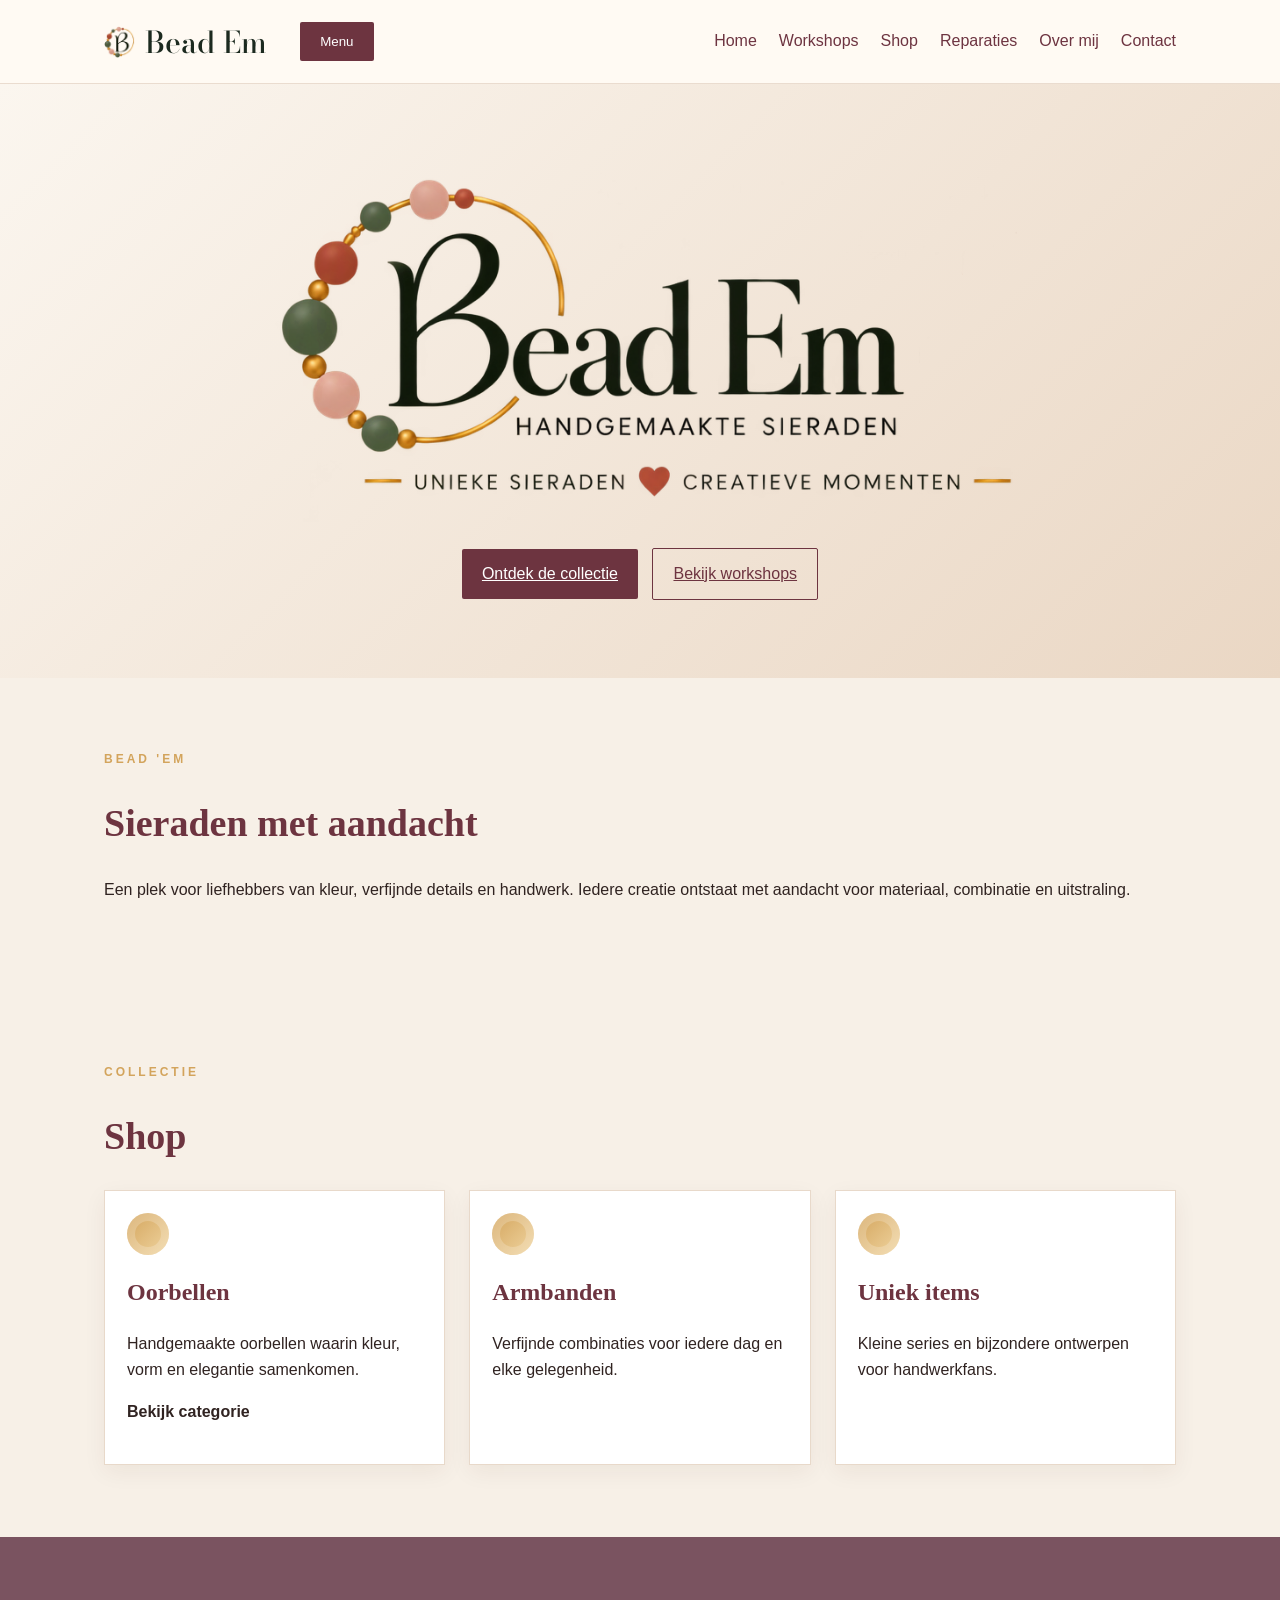
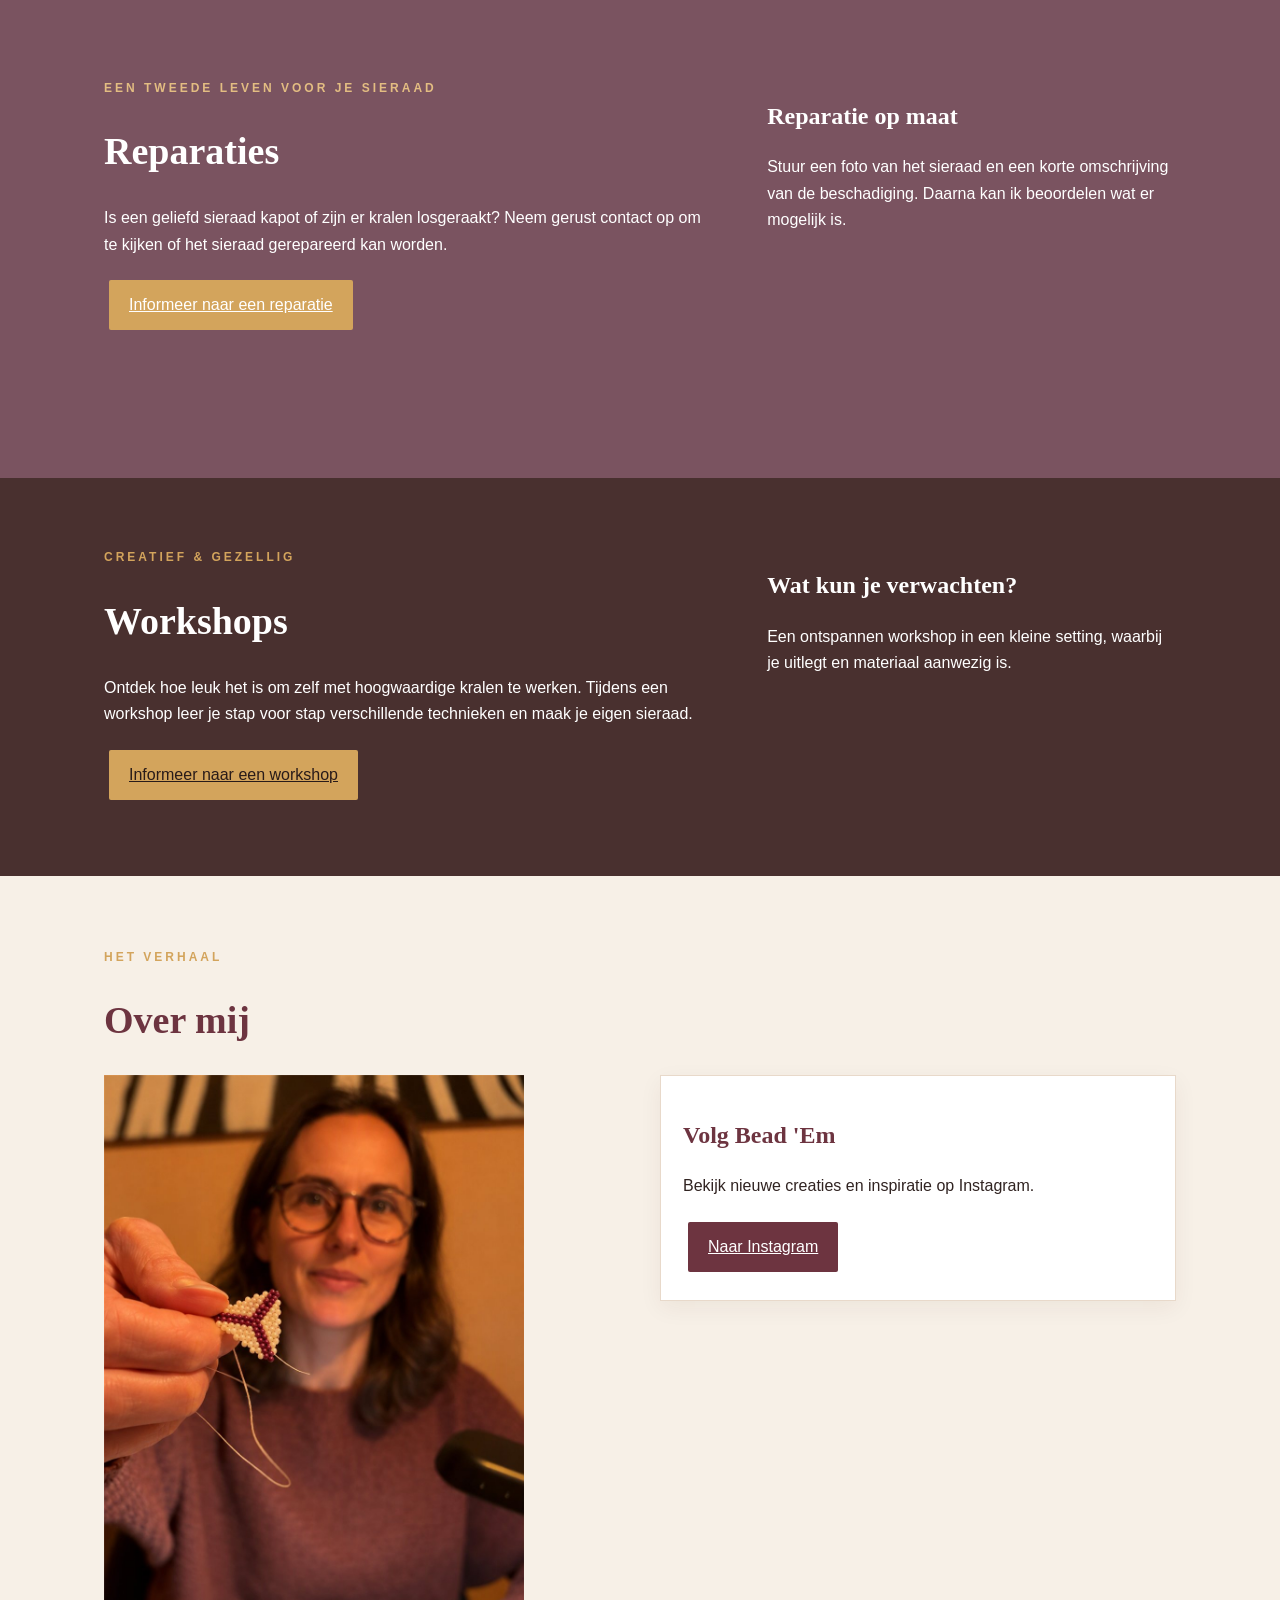
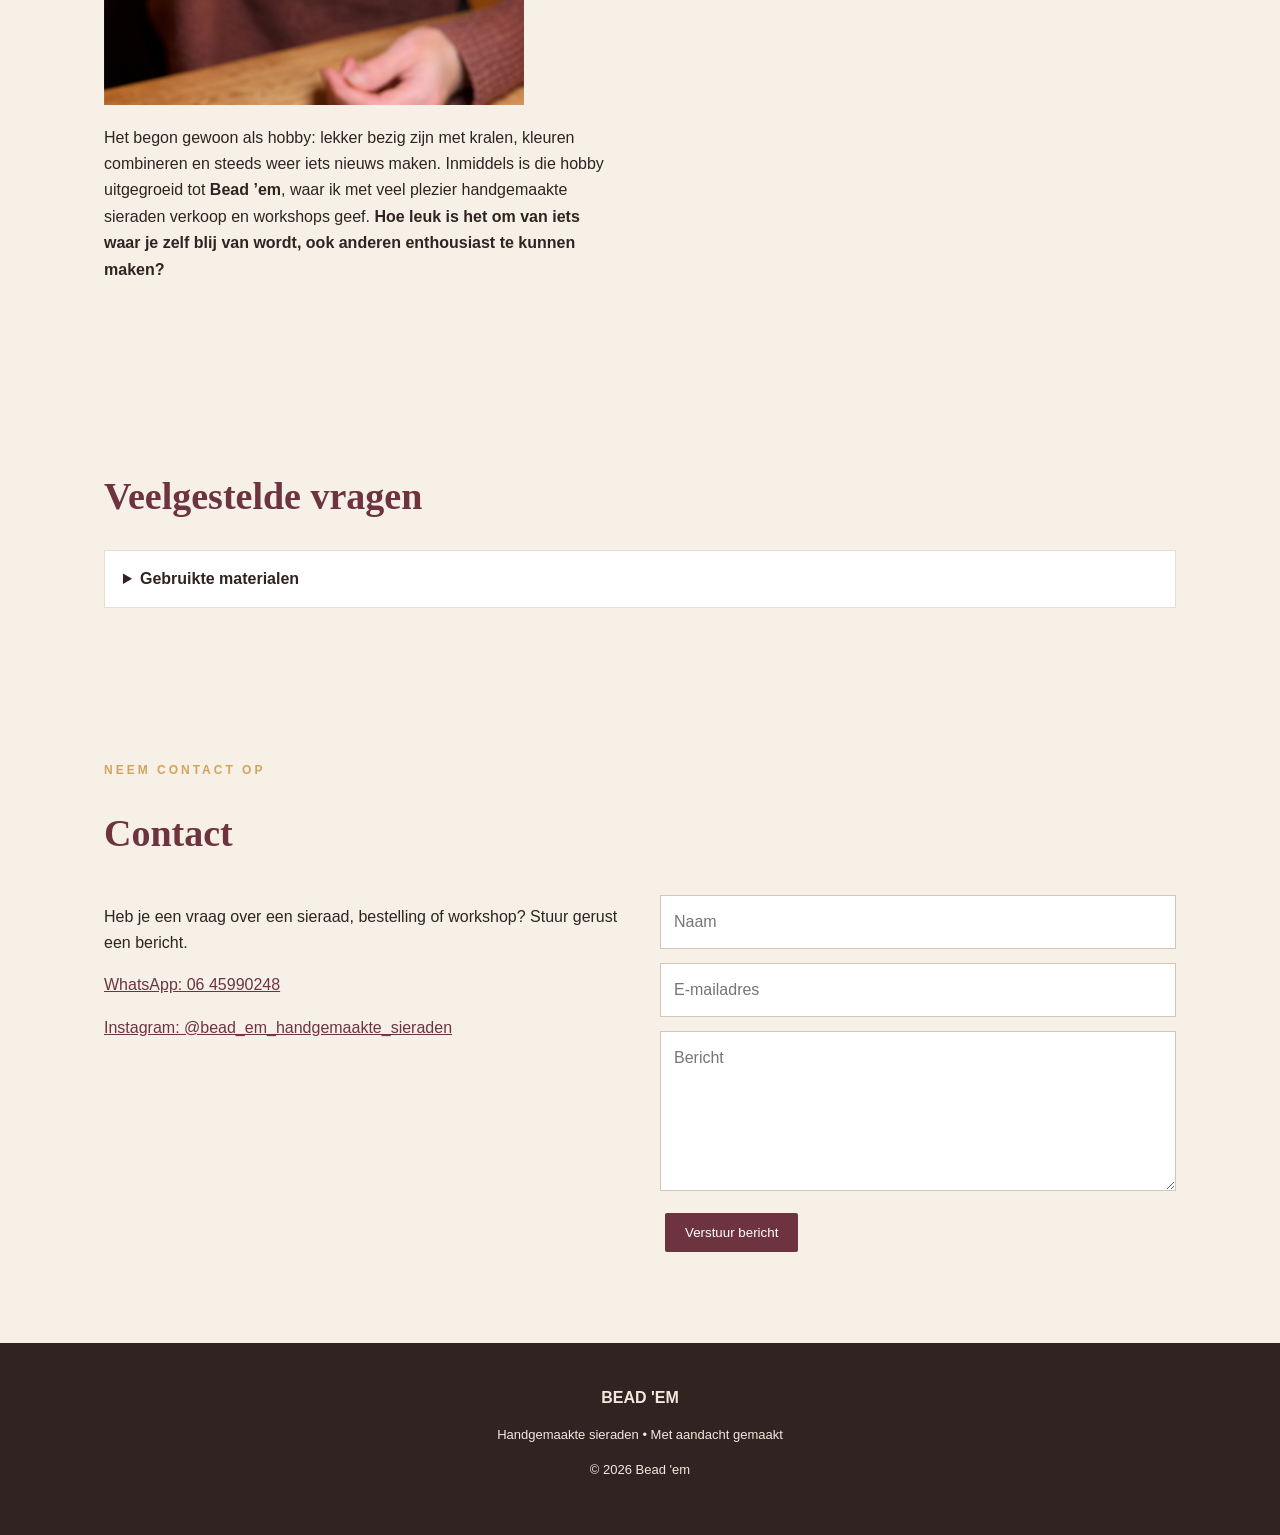
<file: index.html>
<!doctype html>
<html lang="nl">
  <head>
    <meta charset="utf-8">
    <meta name="viewport" content="width=device-width,initial-scale=1">
    <title>Bead 'Em | Handgemaakte sieraden</title>
    <link rel="preconnect" href="https://fonts.googleapis.com">
    <link rel="preconnect" href="https://fonts.gstatic.com" crossorigin>
    <link href="https://fonts.googleapis.com/css2?family=Bodoni+Moda:wght@500&display=swap" rel="stylesheet">
    <link rel="stylesheet" href="css/style.css">
  </head>

  <body>
    <header>
      <nav>
<a class="brand" href="/"><img class="brand-logo" src="images/Logo_stempel.png" alt="">Bead Em</a>
        <button
          class="menu btn"
          onclick="document.querySelector('.links').classList.toggle('open')"
        >
          Menu
        </button>

        <div class="links">
          <a href="#home">Home</a>
          <a href="#workshops">Workshops</a>
          <a href="#shop">Shop</a>
          <a href="#reparaties">Reparaties</a>
          <a href="#over">Over mij</a>
          <a href="#contact">Contact</a>
        </div>
      </nav>
    </header>

    <main>
      <section class="hero" id="home">
        <div>
          <h1>
            <img src="images/Logo_banner.png" alt="Bead 'Em - Handgemaakte sieraden">
          </h1>

          <a class="btn" href="#shop">Ontdek de collectie</a>
          <a class="btn alt" href="#workshops">Bekijk workshops</a>
        </div>
      </section>

      <section class="intro">
        <div class="eyebrow">Bead 'em</div>
        <h2>Sieraden met aandacht</h2>

        <p>
          Een plek voor liefhebbers van kleur, verfijnde details en handwerk.
          Iedere creatie ontstaat met aandacht voor materiaal, combinatie en uitstraling.
        </p>
      </section>

      <section id="shop">
        <div id="categories">
          <div class="eyebrow">Collectie</div>
          <h2>Shop</h2>

          <div class="grid">
            <article class="card category" onclick="showEarrings()">
              <div class="bead"></div>
              <h3>Oorbellen</h3>
              <p>
                Handgemaakte oorbellen waarin kleur, vorm en elegantie samenkomen.
              </p>
              <p><strong>Bekijk categorie</strong></p>
            </article>

            <article class="card">
              <div class="bead"></div>
              <h3>Armbanden</h3>
              <p>Verfijnde combinaties voor iedere dag en elke gelegenheid.</p>
            </article>

            <article class="card">
              <div class="bead"></div>
              <h3>Uniek items</h3>
              <p>Kleine series en bijzondere ontwerpen voor handwerkfans.</p>
            </article>
          </div>
        </div>

        <div id="earrings" class="hidden">
          <button class="btn alt back" onclick="showCategories()">
            ← Terug naar Shop
          </button>

          <div class="eyebrow">Oorbellen</div>
          <h2>Collecties</h2>

          <div class="grid">
            <article class="card category" onclick="showTriangleTwist()">
              <img
                class="product-photo"
                src="images/DH-7.jpg"
                alt="DH-7 oorbellen"
              >
              <h3>Triangle Twist</h3>
              <p>Bekijk alle Triangle Twist oorbellen.</p>
              <p><strong>Bekijk collectie</strong></p>
            </article>
          </div>
        </div>

        <div id="triangle" class="hidden">
          <button class="btn alt back" onclick="showEarrings()">
            ← Terug naar Oorbellen
          </button>

          <div class="eyebrow">Oorbellen • collectie</div>
          <h2>Triangle Twist</h2>

          <p>
            Handgemaakte Triangle Twist oorbellen van hoogwaardige Miyuki kralen.
          </p>

          <div class="sales-info">
            <strong>Prijs: € 22,50 per paar</strong><br>
            <span>
              Verkrijgbaar bij het Leeratelier, Meelstraat 21, 4331 EA Zierikzee, of stuur een bericht via
              <a href="#contact">Contact</a>.
            </span>
          </div>

          <div class="grid products">
            <article class="card">
              <img class="product-photo" src="images/DH-1.jpg" alt="Triangle Twist oorbellen 1">
              <h3>Triangle Twist 01</h3>
              <p class="price">€ 22,50</p>
              <p>Handgemaakt met hoogwaardige Miyuki kralen.</p>
            </article>

            <article class="card">
              <img class="product-photo" src="images/DH-2.jpg" alt="Triangle Twist oorbellen 2">
              <h3>Triangle Twist 02</h3>
              <p class="price">€ 22,50</p>
              <p>Handgemaakt met hoogwaardige Miyuki kralen.</p>
            </article>

            <article class="card">
              <img class="product-photo" src="images/DH-3.jpg" alt="Triangle Twist oorbellen 3">
              <h3>Triangle Twist 03</h3>
              <p class="price">€ 22,50</p>
              <p>Handgemaakt met hoogwaardige Miyuki kralen.</p>
            </article>

            <article class="card">
              <img class="product-photo" src="images/DH-4.jpg" alt="Triangle Twist oorbellen 4">
              <h3>Triangle Twist 04</h3>
              <p class="price">€ 22,50</p>
              <p>Handgemaakt met hoogwaardige Miyuki kralen.</p>
            </article>

            <article class="card">
              <img class="product-photo" src="images/DH-5.jpg" alt="Triangle Twist oorbellen 5">
              <h3>Triangle Twist 05</h3>
              <p class="price">€ 22,50</p>
              <p>Handgemaakt met hoogwaardige Miyuki kralen.</p>
            </article>

            <article class="card">
              <img class="product-photo" src="images/DH-6.jpg" alt="Triangle Twist oorbellen 6">
              <h3>Triangle Twist 06</h3>
              <p class="price">€ 22,50</p>
              <p>Handgemaakt met hoogwaardige Miyuki kralen.</p>
            </article>

            <article class="card">
              <img class="product-photo" src="images/DH-7.jpg" alt="Triangle Twist oorbellen 7">
              <h3>Triangle Twist 07</h3>
              <p class="price">€ 22,50</p>
              <p>Handgemaakt met hoogwaardige Miyuki kralen.</p>
            </article>
          </div>
        </div>
      </section>

      <section class="repair-band" id="reparaties">
    <div class="repair-inner">
        <div>
            <div class="eyebrow">Een tweede leven voor je sieraad</div>
            <h2>Reparaties</h2>
            <p>
                Is een geliefd sieraad kapot of zijn er kralen losgeraakt?
                Neem gerust contact op om te kijken of het sieraad gerepareerd
                kan worden.
            </p>
            <a class="btn repair-btn" href="#contact">
                Informeer naar een reparatie
            </a>
        </div>

        <div>
            <h3>Reparatie op maat</h3>
            <p>
                Stuur een foto van het sieraad en een korte omschrijving van
                de beschadiging. Daarna kan ik beoordelen wat er mogelijk is.
            </p>
        </div>
    </div>
</section>
      
      <div class="band">
        <div class="inner" id="workshops">
          <div>
            <div class="eyebrow">Creatief & gezellig</div>
            <h2>Workshops</h2>
            <p>
              Ontdek hoe leuk het is om zelf met hoogwaardige kralen te werken.
              Tijdens een workshop leer je stap voor stap verschillende technieken en maak je
              eigen sieraad.
            </p>
            <a class="btn gold" href="#contact">Informeer naar een workshop</a>
          </div>

          <div>
            <h3>Wat kun je verwachten?</h3>
            <p>
              Een ontspannen workshop in een kleine setting, waarbij je uitlegt en materiaal aanwezig is.
            </p>
          </div>
        </div>
      </div>

      <section id="over">
        <div class="eyebrow">Het verhaal</div>
        <h2>Over mij</h2>

        <div class="contact">
          <div>
            <img class="about-photo" src="images/Foto_ik.jpg" alt="Foto van de maakster van Bead ’em">
            <p>
              Het begon gewoon als hobby: lekker bezig zijn met kralen, kleuren combineren en
              steeds weer iets nieuws maken. Inmiddels is die hobby uitgegroeid tot
              <strong>Bead ’em</strong>, waar ik met veel plezier handgemaakte sieraden verkoop
              en workshops geef. <strong>Hoe leuk is het om van iets waar je zelf blij van wordt,
              ook anderen enthousiast te kunnen maken?</strong>
            </p>
          </div>

          <div class="card">
            <h3>Volg Bead 'Em</h3>
            <p>Bekijk nieuwe creaties en inspiratie op Instagram.</p>
       <a class="btn" 
         style="color:#ffffff;"
         href="https://www.instagram.com/bead_em_handgemaakte_sieraden/" 
         target="_blank" 
         rel="noopener">
         Naar Instagram
       </a>
            
          </div>
        </div>
      </section>

      <section class="service" id="service">
        <div class="eyebrow"></div>
        <h2>Veelgestelde vragen</h2>

        <details>
          <summary>Gebruikte materialen</summary>
          <details>
            <summary>Wat zijn Miyuki kralen?</summary>
            <p>
              Miyuki kralen zijn hoogwaardige glas-kralen die speciaal worden gebruikt voor
              sieraden. Ze staan bekend om hun precisie, kleurvastheid en kwaliteit.
            </p>
          </details>
        </details>
      </section>

      <section id="contact">
        <div class="eyebrow">Neem contact op</div>
        <h2>Contact</h2>

        <div class="contact">
          <div>
            <p>
              Heb je een vraag over een sieraad, bestelling of workshop? Stuur gerust een bericht.
            </p>
            <p>
              <a href="https://wa.me/31645990248" target="_blank" rel="noopener">
                WhatsApp: 06 45990248
              </a>
            </p>
            <p>
              <a
                href="https://www.instagram.com/bead_em_handgemaakte_sieraden/"
                target="_blank"
                rel="noopener"
              >
                Instagram: @bead_em_handgemaakte_sieraden
              </a>
            </p>
          </div>

          <form id="contactForm" action="https://formspree.io/f/maeepgvb" method="POST">
            <input required id="name" name="naam" placeholder="Naam">
            <input required id="email" name="email" type="email" placeholder="E-mailadres">
            <textarea required id="message" name="message" rows="5" placeholder="Bericht"></textarea>
            <input type="hidden" name="_subject" value="Vraag via website">
            <button class="btn" type="submit">Verstuur bericht</button>
            <p id="msg" class="small"></p>
          </form>
        </div>
      </section>
    </main>

    <footer class="footer">
      <strong>BEAD 'EM</strong>
      <p class="small">Handgemaakte sieraden • Met aandacht gemaakt</p>
      <p class="small">© <span id="year"></span> Bead 'em</p>
    </footer>

    <script src="js/script.js"></script>
  </body>
</html>
</file>
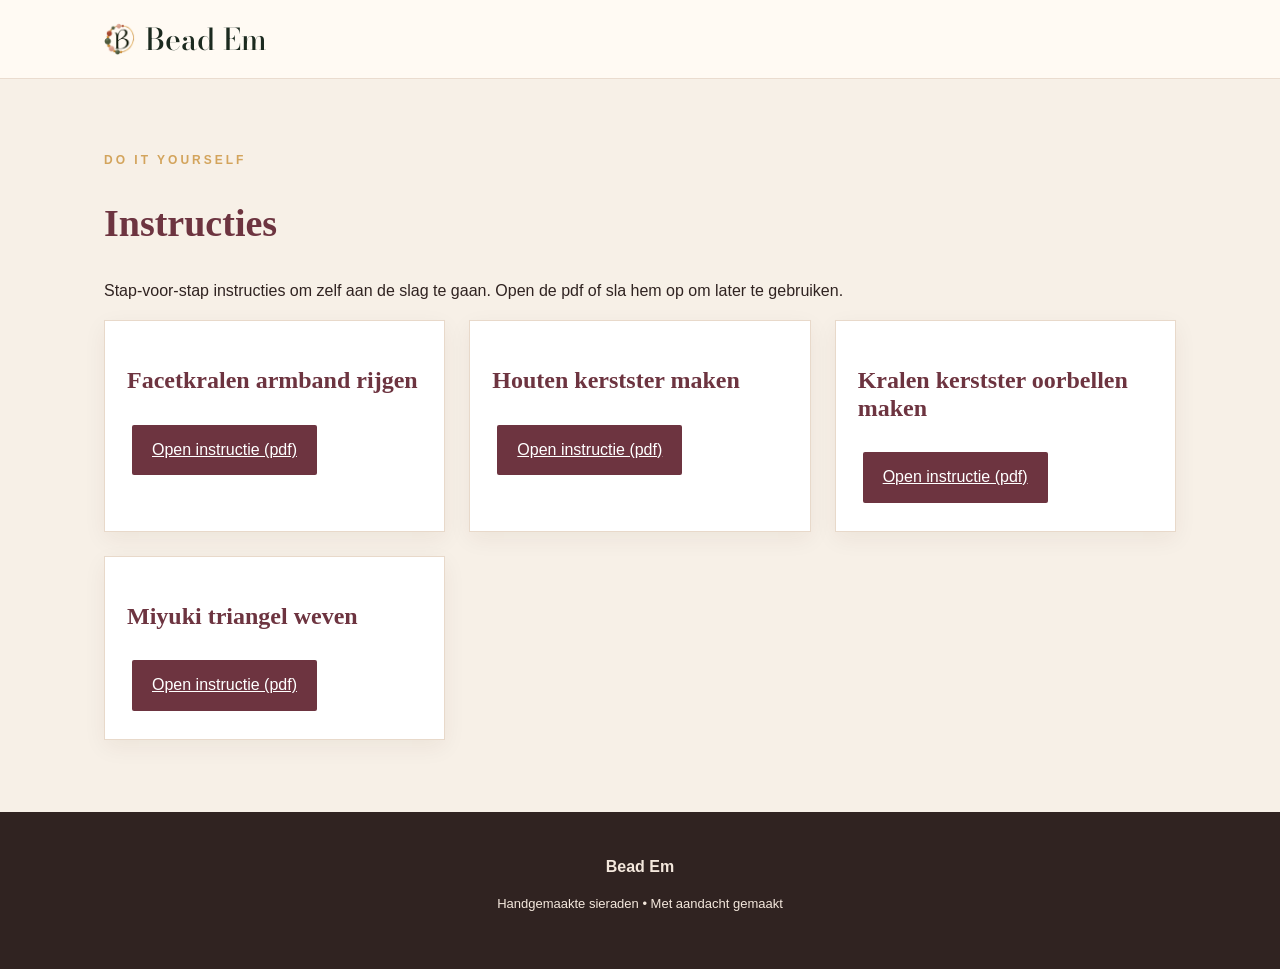
<file: diy/index.html>
<!doctype html>
<html lang="nl">
  <head>
    <meta charset="utf-8">
    <meta name="viewport" content="width=device-width,initial-scale=1">
    <meta name="robots" content="noindex, nofollow">
    <title>Do It Yourself | Bead 'Em</title>
    <link rel="preconnect" href="https://fonts.googleapis.com">
    <link rel="preconnect" href="https://fonts.gstatic.com" crossorigin>
    <link href="https://fonts.googleapis.com/css2?family=Bodoni+Moda:wght@500&display=swap" rel="stylesheet">
    <link rel="stylesheet" href="../css/style.css">
  </head>

  <body>
    <header>
      <nav>
        <a class="brand" href="../"><img class="brand-logo" src="../images/Logo_stempel.png" alt="">Bead Em</a>
      </nav>
    </header>

    <main>
      <section id="instructies">
        <div class="eyebrow">Do It Yourself</div>
        <h2>Instructies</h2>
        <p>Stap-voor-stap instructies om zelf aan de slag te gaan. Open de pdf of sla hem op om later te gebruiken.</p>

        <div class="grid">
          <div class="card">
            <h3>Facetkralen armband rijgen</h3>
            <a class="btn" href="instructies/facetkralen-armband-rijgen.pdf">Open instructie (pdf)</a>
          </div>
          <div class="card">
            <h3>Houten kerstster maken</h3>
            <a class="btn" href="instructies/houten-kerstster-maken.pdf">Open instructie (pdf)</a>
          </div>
          <div class="card">
            <h3>Kralen kerstster oorbellen maken</h3>
            <a class="btn" href="instructies/kralen-kerstster-oorbellen.pdf">Open instructie (pdf)</a>
          </div>
          <div class="card">
            <h3>Miyuki triangel weven</h3>
            <a class="btn" href="instructies/miyuki-triangel-weven.pdf">Open instructie (pdf)</a>
          </div>
        </div>
      </section>
    </main>

    <footer class="footer">
      <strong>Bead Em</strong>
      <p class="small">Handgemaakte sieraden • Met aandacht gemaakt</p>
    </footer>
  </body>
</html>
</file>
<file: css/style.css>
:root {
  --cream: #f7f0e7;
  --paper: #fffaf4;
  --wine: #6d3440;
  --gold: #d3a45c;
  --ink: #302321;
  --muted: #765f58;
}

* {
  box-sizing: border-box;
}

html {
  scroll-behavior: smooth;
}

body {
  margin: 0;
  background: var(--cream);
  color: var(--ink);
  font-family: Arial, sans-serif;
  line-height: 1.65;
}

header {
  position: sticky;
  top: 0;
  z-index: 20;
  background: rgba(255, 250, 244, 0.96);
  border-bottom: 1px solid #eadccf;
}

nav {
  max-width: 1120px;
  margin: auto;
  padding: 16px 24px;
  display: flex;
  align-items: center;
  gap: 28px;
}

.brand {
  display: inline-flex;
  align-items: center;
  gap: 10px;
  font: 500 30px "Bodoni Moda", "Didot", "Bodoni MT", Georgia, serif;
  color: #1c2a1f;
  text-decoration: none;
  letter-spacing: 0;
}

.links {
  margin-left: auto;
  display: flex;
  gap: 22px;
}

.links a {
  color: var(--wine);
  text-decoration: none;
}

.menu {
  display: none;
}

main > section,
.intro {
  max-width: 1120px;
  margin: auto;
  padding: 72px 24px;
}

.hero {
  max-width: none !important;
  min-height: 560px;
  display: grid;
  place-items: center;
  text-align: center;
  background: linear-gradient(135deg, #fbf6ef, #ead7c4);
}

.hero > div {
  max-width: 760px;
}

.hero h1 img {
  display: block;
  max-width: 100%;
  height: auto;
  margin: 0 auto 20px;
}

.brand-logo {
  height: 32px;
  width: auto;
  margin: -4px 0;
}

.eyebrow {
  text-transform: uppercase;
  letter-spacing: 3px;
  color: var(--gold);
  font-size: 12px;
  font-weight: 700;
}

h1,
h2,
h3 {
  font-family: Georgia, serif;
  color: var(--wine);
  line-height: 1.15;
}

h1 {
  font-size: 58px;
  margin: 15px 0;
}

h2 {
  font-size: 38px;
}

h3 {
  font-size: 24px;
}

.btn {
  display: inline-block;
  border: 0;
  background: var(--wine);
  color: #ffffff;
  padding: 12px 20px;
  margin: 6px 5px;
  border-radius: 2px;
  cursor: pointer;
}

.btn.alt {
  background: transparent;
  color: var(--wine);
  border: 1px solid var(--wine);
}

.btn.gold {
  background: var(--gold);
  color: #291b19;
}

a.btn {
    color: #ffffff;
}

a.btn:hover {
    color: #ffffff;
    text-decoration: none;
}

.grid {
  display: grid;
  grid-template-columns: repeat(3, 1fr);
  gap: 24px;
}

.card {
  background: #fff;
  border: 1px solid #e8d9ca;
  padding: 22px;
  box-shadow: 0 7px 22px rgba(70, 40, 25, 0.06);
}

.category {
  cursor: pointer;
}

.category:hover {
  transform: translateY(-3px);
}

.bead {
  width: 42px;
  height: 42px;
  border-radius: 50%;
  background: linear-gradient(135deg, var(--gold), #f0d5a1);
  box-shadow: inset 0 0 0 8px #fff3;
}

.product-photo {
  width: 100%;
  aspect-ratio: 3 / 4;
  object-fit: cover;
  display: block;
  margin-bottom: 14px;
}

.hidden {
  display: none;
}

.back {
  margin-bottom: 25px;
}

.sales-info {
  padding: 18px 20px;
  background: var(--paper);
  border-left: 4px solid var(--gold);
  margin: 22px 0 30px;
}

.prices {
  font-size: 20px;
  color: var(--gold);
  font-weight: bold;
}

.band {
  background: #49302f;
  color: #fff;
}

.band .inner {
  max-width: 1120px;
  margin: auto;
  padding: 70px 24px;
  display: grid;
  grid-template-columns: 1.5fr 1fr;
  gap: 50px;
}

.band h2,
.band h3 {
  color: #fff;
}

.contact {
  display: grid;
  grid-template-columns: 1fr 1fr;
  gap: 40px;
}

.about-photo {
  display: block;
  width: 100%;
  max-width: 420px;
  height: auto;
  margin: 0 0 20px;
}

.contact a {
  color: var(--wine);
}

.contact > .card {
  align-self: start;
}

details {
  background: #fff;
  padding: 15px 18px;
  margin: 9px 0;
  border: 1px solid #eadccf;
}

summary {
  cursor: pointer;
  font-weight: bold;
}

input,
textarea {
  width: 100%;
  padding: 13px;
  margin: 7px 0;
  border: 1px solid #d6c5b6;
  background: #fff;
  font: inherit;
}

.footer {
  text-align: center;
  padding: 42px 20px;
  background: #302321;
  color: #f4e8dd;
}

.small {
  font-size: 13px;
  color: inherit;
}

.repair-band {
    max-width: none;
    background: #7a5360;
    color: #fff;
}

.repair-inner {
    max-width: 1120px;
    margin: auto;
    padding: 70px 24px;
    display: grid;
    grid-template-columns: 1.5fr 1fr;
    gap: 50px;
}

.repair-band h2,
.repair-band h3 {
    color: #fff;
}

.repair-band .eyebrow {
    color: #e3bd82;
}

.repair-btn {
    background: #d3a45c;
    color: #291b19;
}

a.btn.instagram-btn {
    color: #ffffff !important;
}

@media (max-width: 760px)  {
  .menu {
    display: block;
    margin-left: auto;
  }

  .links {
    display: none;
    position: absolute;
    top: 68px;
    left: 0;
    right: 0;
    background: var(--paper);
    padding: 20px;
    flex-direction: column;
  }

  .links.open {
    display: flex;
  }

  .grid,
  .contact,
  .band .inner,
  .repair-inner {
    grid-template-columns: 1fr;
    gap: 28px;
  }

  .band .inner > div,
  .repair-inner > div {
    min-width: 0;
  }

  .repair-band {
    padding-left: 0;
    padding-right: 0;
  }

  h1 {
    font-size: 43px;
  }

  h2 {
    font-size: 32px;
  }

  .hero {
    min-height: 480px;
  }
}
</file>
